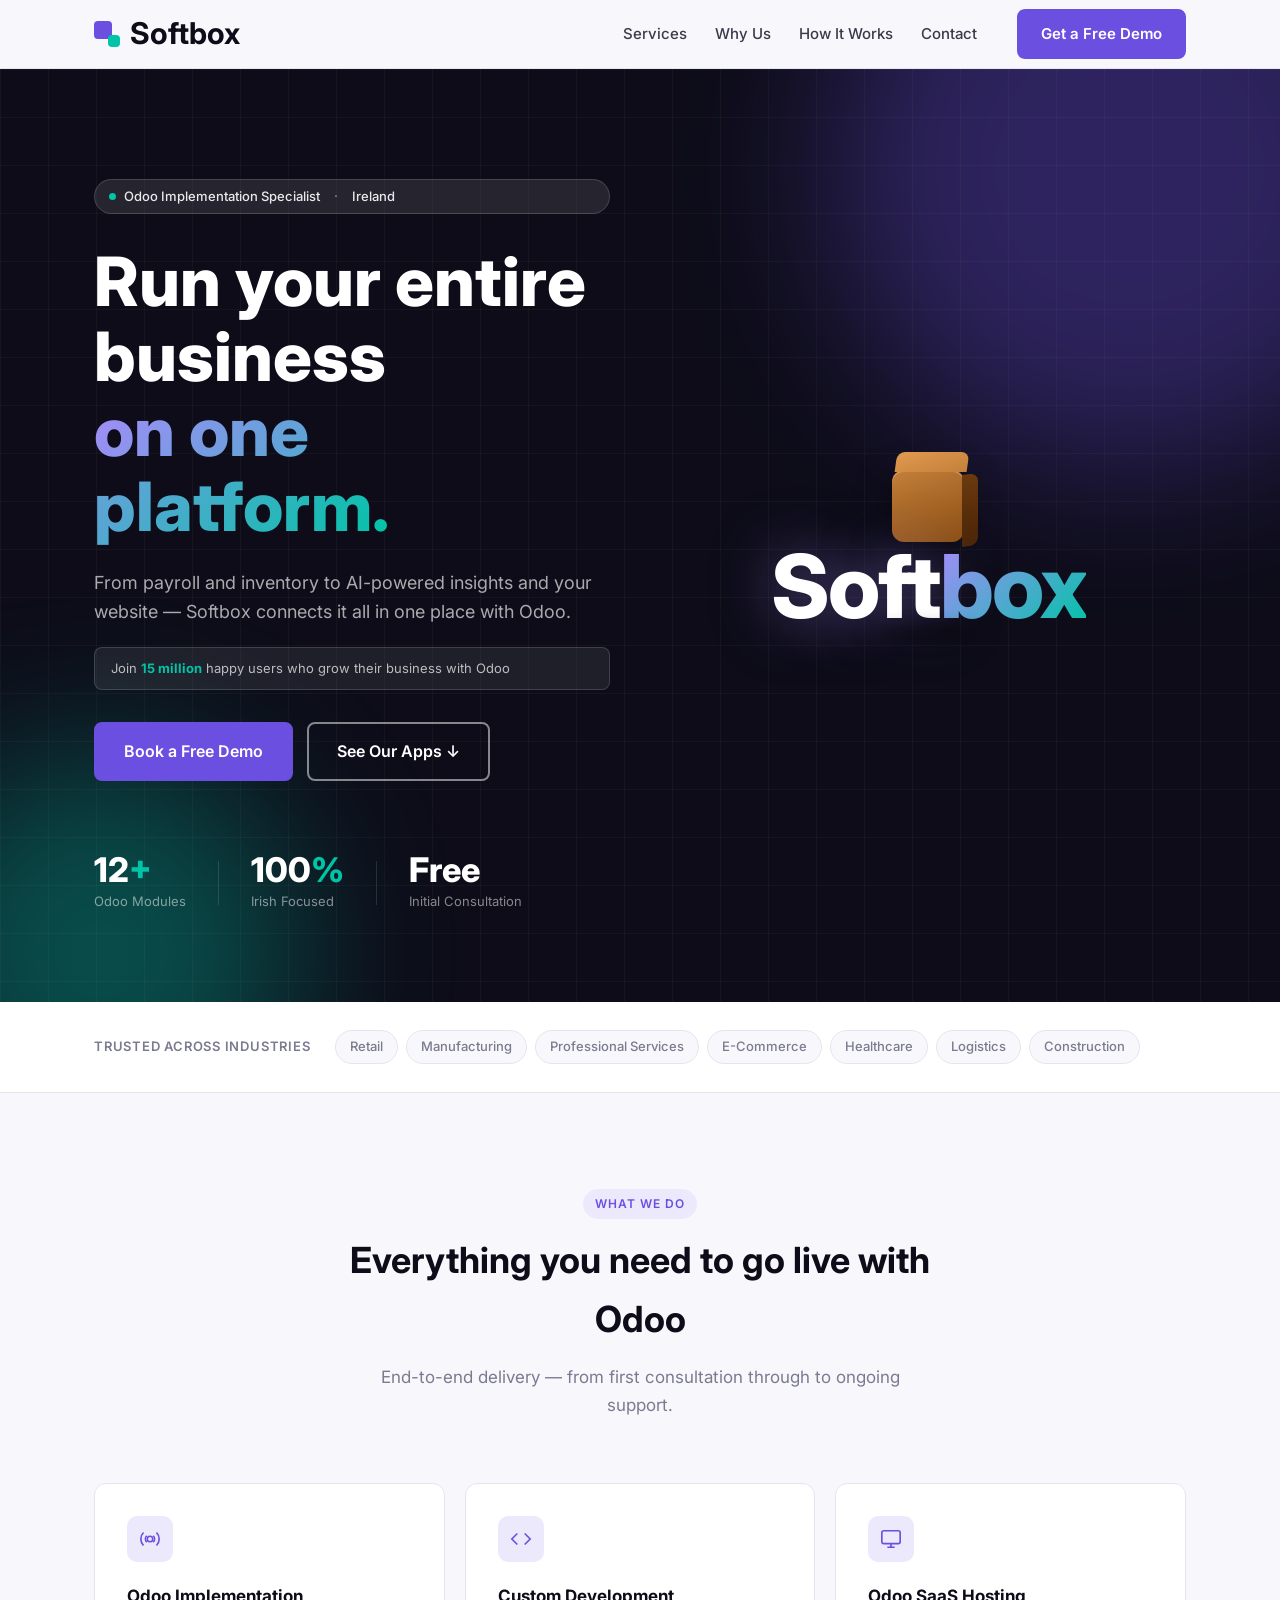
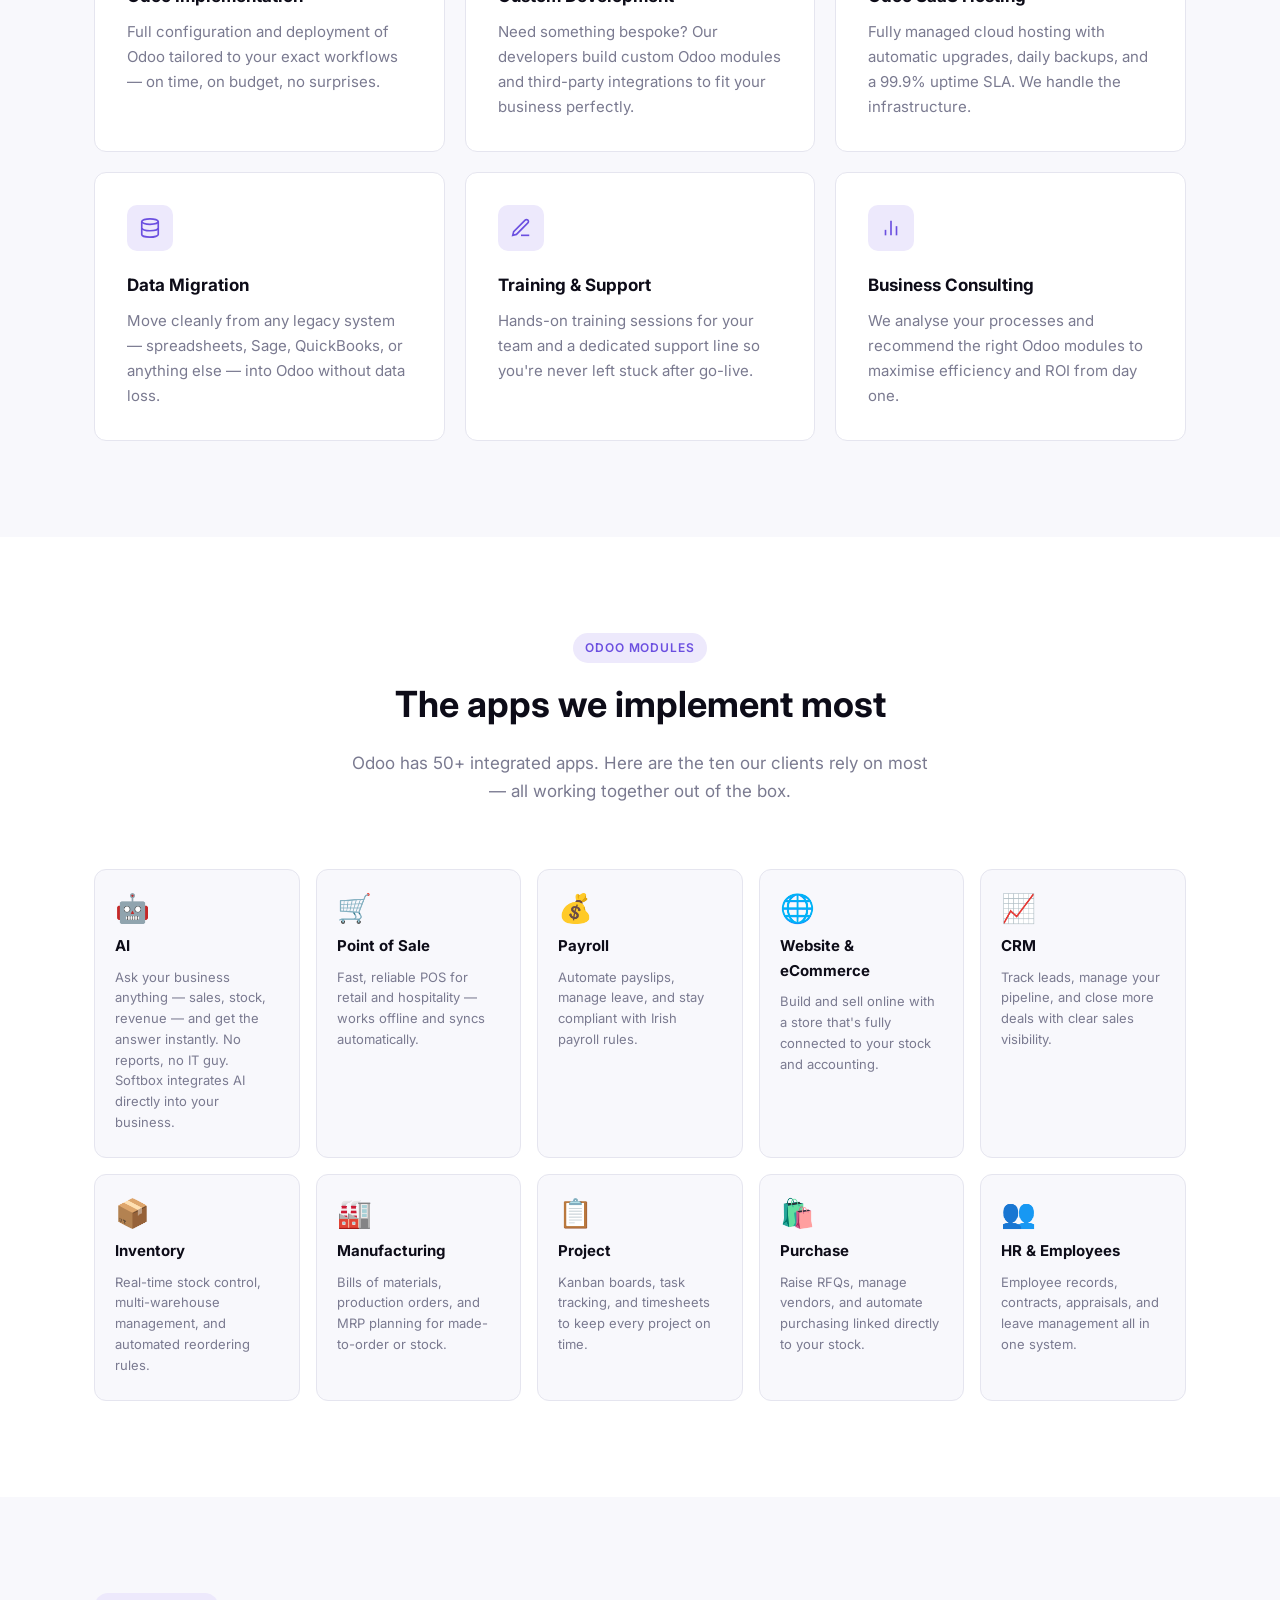
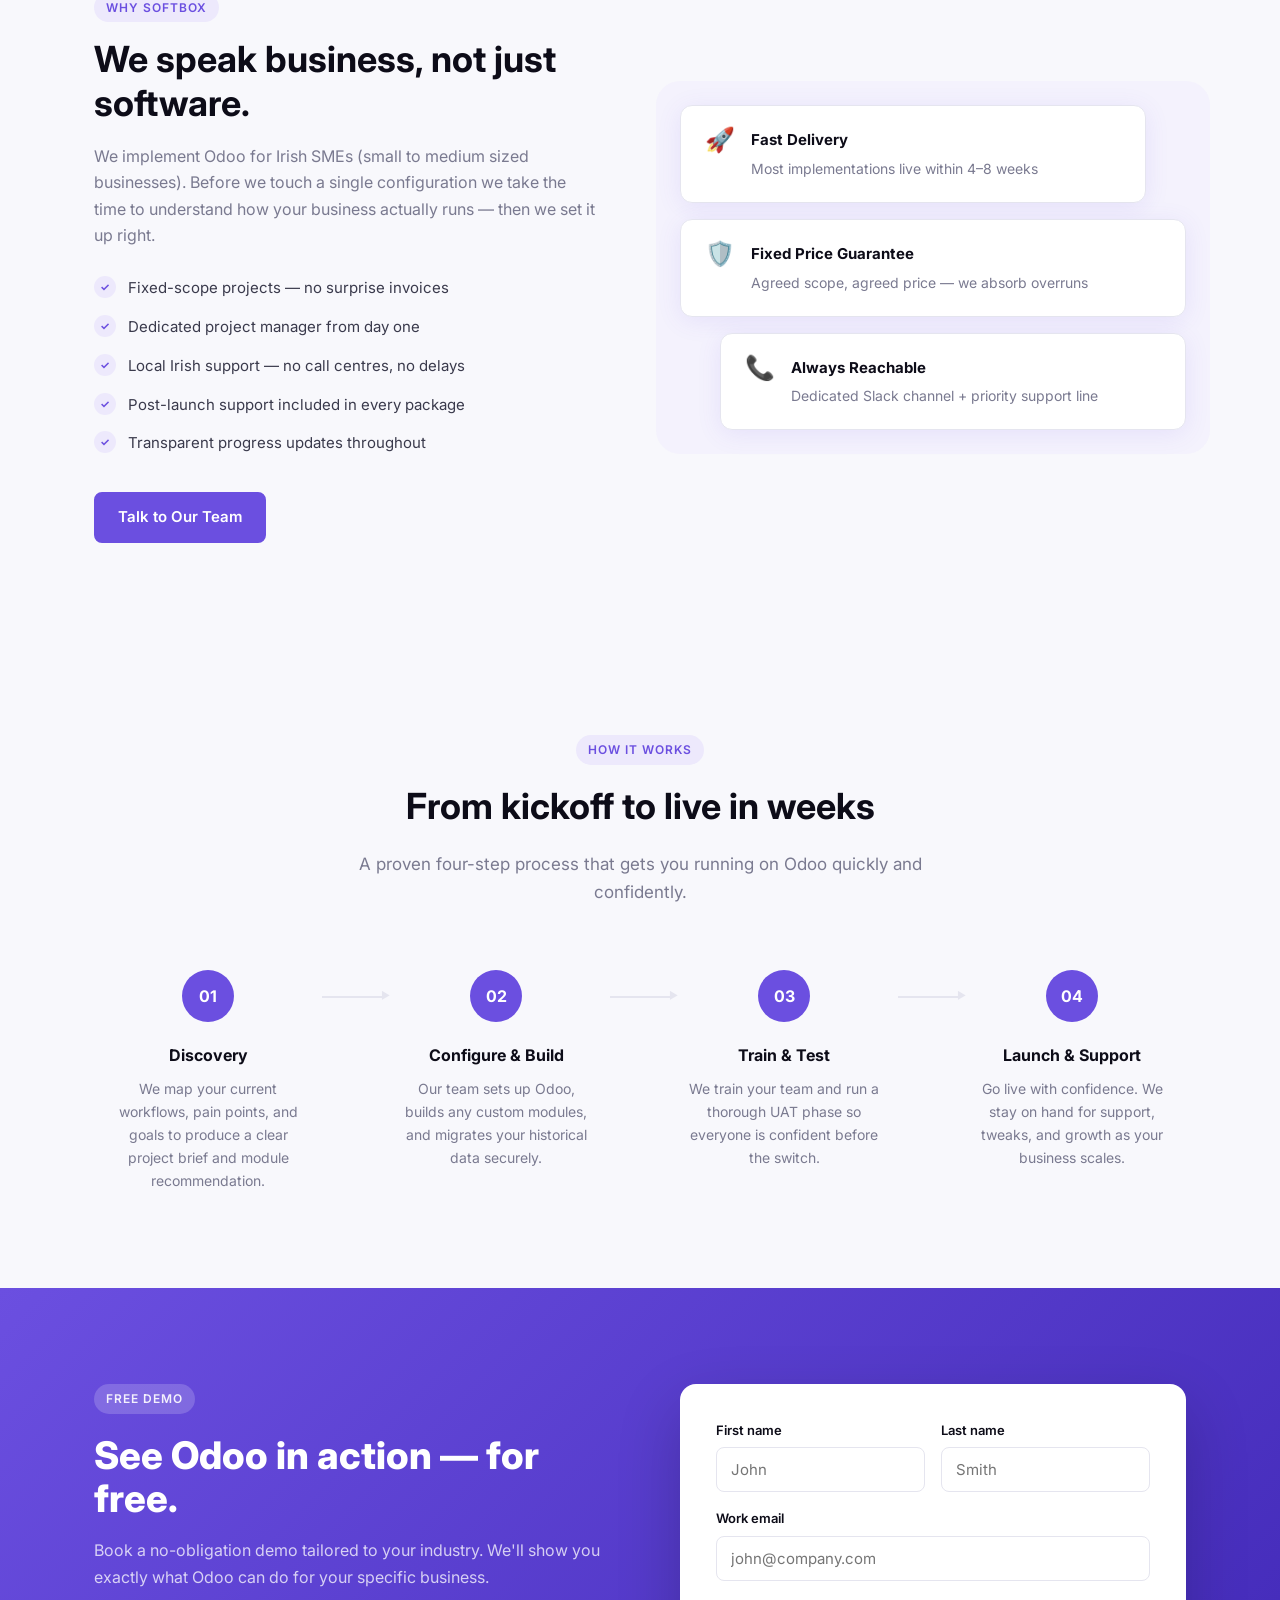
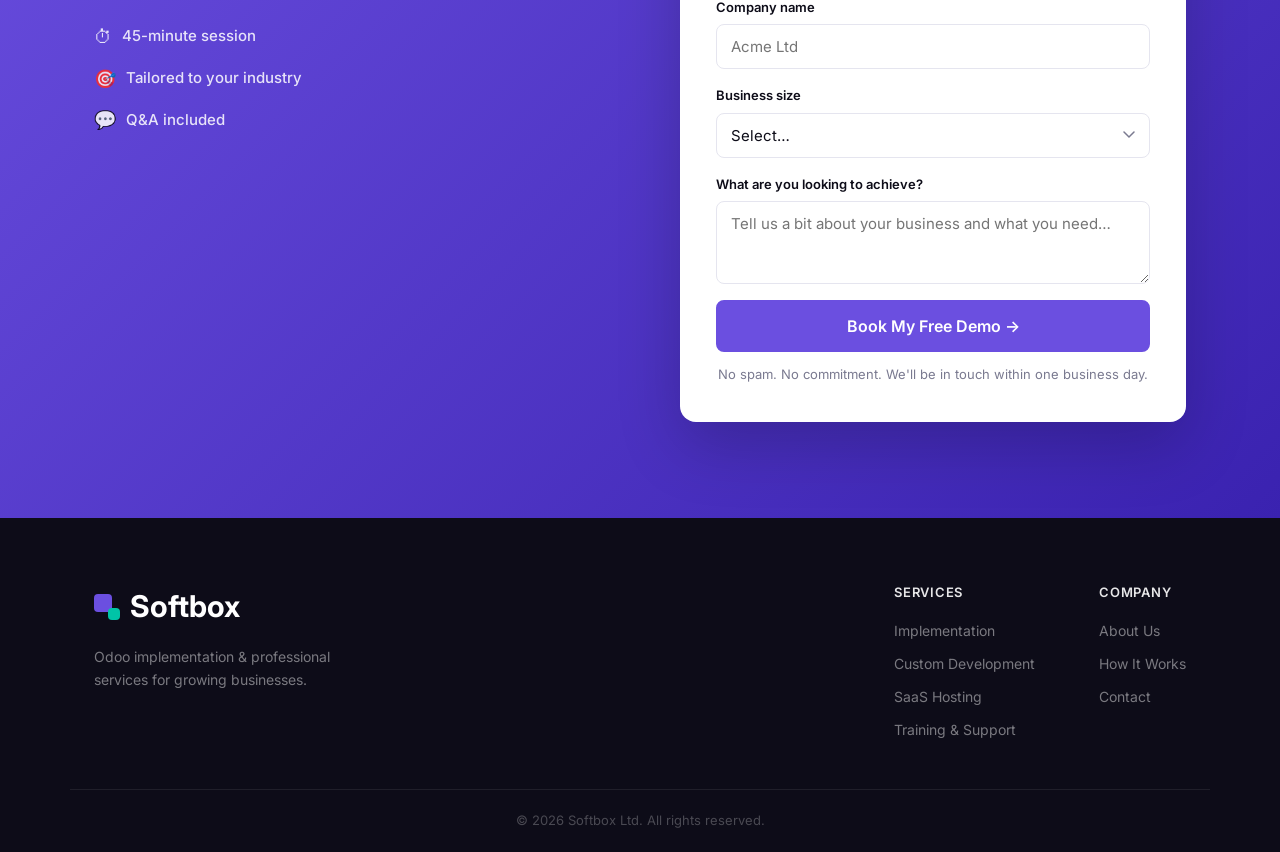
<file: index.html>
<!DOCTYPE html>
<html lang="en">
<head>
  <meta charset="UTF-8" />
  <meta name="viewport" content="width=device-width, initial-scale=1.0" />
  <meta name="description" content="Softbox helps growing businesses implement, customise, and scale with Odoo — the world's most complete business software." />
  <title>Softbox – Odoo Solutions & Professional Services</title>
  <link rel="preconnect" href="https://fonts.googleapis.com" />
  <link rel="preconnect" href="https://fonts.gstatic.com" crossorigin />
  <link href="https://fonts.googleapis.com/css2?family=Inter:wght@300;400;500;600;700;800&display=swap" rel="stylesheet" />
  <link rel="stylesheet" href="style.css" />
</head>
<body>

  <!-- NAV -->
  <header class="nav" id="nav">
    <div class="container nav__inner">
      <a href="#" class="nav__logo">
        <div class="logo-mark">
          <div class="logo-mark__sq logo-mark__sq--a"></div>
          <div class="logo-mark__sq logo-mark__sq--b"></div>
        </div>
        Softbox
      </a>
      <nav class="nav__links" id="navLinks">
        <a href="#services">Services</a>
        <a href="#why">Why Us</a>
        <a href="#process">How It Works</a>
        <a href="#contact">Contact</a>
      </nav>
      <a href="#contact" class="btn btn--primary nav__cta">Get a Free Demo</a>
      <button class="nav__burger" id="burger" aria-label="Toggle menu">
        <span></span><span></span><span></span>
      </button>
    </div>
  </header>

  <!-- HERO -->
  <section class="hero">
    <div class="hero__bg">
      <div class="hero__blob hero__blob--1"></div>
      <div class="hero__blob hero__blob--2"></div>
      <div class="hero__grid"></div>
    </div>
    <div class="container hero__inner">
      <div class="hero__left">
        <div class="hero__pill">
          <span class="hero__pill-dot"></span>
          Odoo Implementation Specialist <span class="hero__pill-sep">·</span> Ireland
        </div>
        <h1 class="hero__h1">
          Run your entire business<br />
          <span class="grad">on one platform.</span>
        </h1>
        <p class="hero__sub">
          From payroll and inventory to AI-powered insights and your website —
          Softbox connects it all in one place with Odoo.
        </p>
        <div class="hero__badge">
          <span class="hero__badge-text">Join <strong>15 million</strong> happy users who grow their business with Odoo</span>
        </div>
        <div class="hero__btns">
          <a href="#contact" class="btn btn--primary btn--lg">Book a Free Demo</a>
          <a href="#apps" class="btn btn--outline btn--lg">See Our Apps ↓</a>
        </div>
        <div class="hero__stats">
          <div class="hstat">
            <div class="hstat__n">12<span>+</span></div>
            <div class="hstat__l">Odoo Modules</div>
          </div>
          <div class="hstat__sep"></div>
          <div class="hstat">
            <div class="hstat__n">100<span>%</span></div>
            <div class="hstat__l">Irish Focused</div>
          </div>
          <div class="hstat__sep"></div>
          <div class="hstat">
            <div class="hstat__n">Free</div>
            <div class="hstat__l">Initial Consultation</div>
          </div>
        </div>
      </div>

      <!-- PIXAR SOFTBOX ANIMATION -->
      <div class="hero__visual" aria-hidden="true">
        <div class="pixar">
          <div class="pixar__stage">
            <div class="pixar__jumper">
              <div class="pixar__cube">
                <div class="pixar__cube-top"></div>
                <div class="pixar__cube-right"></div>
              </div>
            </div>
          </div>
          <div class="pixar__words">
            <span class="pixar__soft">Soft</span><span class="pixar__boxword">box</span>
          </div>
          <div class="pixar__shadow"></div>
        </div>
      </div>
    </div>
  </section>

  <!-- TRUST BAR -->
  <div class="trust">
    <div class="container trust__inner">
      <span class="trust__label">Trusted across industries</span>
      <div class="trust__pills">
        <span>Retail</span>
        <span>Manufacturing</span>
        <span>Professional Services</span>
        <span>E-Commerce</span>
        <span>Healthcare</span>
        <span>Logistics</span>
        <span>Construction</span>
      </div>
    </div>
  </div>

  <!-- SERVICES -->
  <section class="section services" id="services">
    <div class="container">
      <div class="sh">
        <span class="tag">What We Do</span>
        <h2>Everything you need to go live with Odoo</h2>
        <p>End-to-end delivery — from first consultation through to ongoing support.</p>
      </div>
      <div class="svc-grid">

        <div class="svc-card">
          <div class="svc-card__icon">
            <svg viewBox="0 0 24 24" fill="none" stroke="currentColor" stroke-width="1.8"><circle cx="12" cy="12" r="3"/><path d="M19.07 4.93a10 10 0 0 1 0 14.14M4.93 4.93a10 10 0 0 0 0 14.14"/><path d="M15.54 8.46a5 5 0 0 1 0 7.07M8.46 8.46a5 5 0 0 0 0 7.07"/></svg>
          </div>
          <h3>Odoo Implementation</h3>
          <p>Full configuration and deployment of Odoo tailored to your exact workflows — on time, on budget, no surprises.</p>
        </div>

        <div class="svc-card">
          <div class="svc-card__icon">
            <svg viewBox="0 0 24 24" fill="none" stroke="currentColor" stroke-width="1.8"><polyline points="16 18 22 12 16 6"/><polyline points="8 6 2 12 8 18"/></svg>
          </div>
          <h3>Custom Development</h3>
          <p>Need something bespoke? Our developers build custom Odoo modules and third-party integrations to fit your business perfectly.</p>
        </div>

        <div class="svc-card">
          <div class="svc-card__icon">
            <svg viewBox="0 0 24 24" fill="none" stroke="currentColor" stroke-width="1.8"><rect x="2" y="3" width="20" height="14" rx="2"/><path d="M8 21h8M12 17v4"/></svg>
          </div>
          <h3>Odoo SaaS Hosting</h3>
          <p>Fully managed cloud hosting with automatic upgrades, daily backups, and a 99.9% uptime SLA. We handle the infrastructure.</p>
        </div>

        <div class="svc-card">
          <div class="svc-card__icon">
            <svg viewBox="0 0 24 24" fill="none" stroke="currentColor" stroke-width="1.8"><ellipse cx="12" cy="5" rx="9" ry="3"/><path d="M21 12c0 1.66-4 3-9 3s-9-1.34-9-3"/><path d="M3 5v14c0 1.66 4 3 9 3s9-1.34 9-3V5"/></svg>
          </div>
          <h3>Data Migration</h3>
          <p>Move cleanly from any legacy system — spreadsheets, Sage, QuickBooks, or anything else — into Odoo without data loss.</p>
        </div>

        <div class="svc-card">
          <div class="svc-card__icon">
            <svg viewBox="0 0 24 24" fill="none" stroke="currentColor" stroke-width="1.8"><path d="M12 20h9"/><path d="M16.5 3.5a2.121 2.121 0 0 1 3 3L7 19l-4 1 1-4L16.5 3.5z"/></svg>
          </div>
          <h3>Training & Support</h3>
          <p>Hands-on training sessions for your team and a dedicated support line so you're never left stuck after go-live.</p>
        </div>

        <div class="svc-card">
          <div class="svc-card__icon">
            <svg viewBox="0 0 24 24" fill="none" stroke="currentColor" stroke-width="1.8"><line x1="18" y1="20" x2="18" y2="10"/><line x1="12" y1="20" x2="12" y2="4"/><line x1="6" y1="20" x2="6" y2="14"/></svg>
          </div>
          <h3>Business Consulting</h3>
          <p>We analyse your processes and recommend the right Odoo modules to maximise efficiency and ROI from day one.</p>
        </div>

      </div>
    </div>
  </section>

  <!-- ODOO APPS -->
  <section class="section apps" id="apps">
    <div class="container">
      <div class="sh">
        <span class="tag">Odoo Modules</span>
        <h2>The apps we implement most</h2>
        <p>Odoo has 50+ integrated apps. Here are the ten our clients rely on most — all working together out of the box.</p>
      </div>
      <div class="apps-grid">

        <div class="app-card">
          <div class="app-card__icon">🤖</div>
          <h3>AI</h3>
          <p>Ask your business anything — sales, stock, revenue — and get the answer instantly. No reports, no IT guy. Softbox integrates AI directly into your business.</p>
        </div>

        <div class="app-card">
          <div class="app-card__icon">🛒</div>
          <h3>Point of Sale</h3>
          <p>Fast, reliable POS for retail and hospitality — works offline and syncs automatically.</p>
        </div>

        <div class="app-card">
          <div class="app-card__icon">💰</div>
          <h3>Payroll</h3>
          <p>Automate payslips, manage leave, and stay compliant with Irish payroll rules.</p>
        </div>

        <div class="app-card">
          <div class="app-card__icon">🌐</div>
          <h3>Website &amp; eCommerce</h3>
          <p>Build and sell online with a store that's fully connected to your stock and accounting.</p>
        </div>

        <div class="app-card">
          <div class="app-card__icon">📈</div>
          <h3>CRM</h3>
          <p>Track leads, manage your pipeline, and close more deals with clear sales visibility.</p>
        </div>

        <div class="app-card">
          <div class="app-card__icon">📦</div>
          <h3>Inventory</h3>
          <p>Real-time stock control, multi-warehouse management, and automated reordering rules.</p>
        </div>

        <div class="app-card">
          <div class="app-card__icon">🏭</div>
          <h3>Manufacturing</h3>
          <p>Bills of materials, production orders, and MRP planning for made-to-order or stock.</p>
        </div>

        <div class="app-card">
          <div class="app-card__icon">📋</div>
          <h3>Project</h3>
          <p>Kanban boards, task tracking, and timesheets to keep every project on time.</p>
        </div>

        <div class="app-card">
          <div class="app-card__icon">🛍️</div>
          <h3>Purchase</h3>
          <p>Raise RFQs, manage vendors, and automate purchasing linked directly to your stock.</p>
        </div>

        <div class="app-card">
          <div class="app-card__icon">👥</div>
          <h3>HR &amp; Employees</h3>
          <p>Employee records, contracts, appraisals, and leave management all in one system.</p>
        </div>

      </div>
    </div>
  </section>

  <!-- WHY SOFTBOX -->
  <section class="section why" id="why">
    <div class="container why__inner">
      <div class="why__left">
        <span class="tag">Why Softbox</span>
        <h2>We speak business, not just software.</h2>
        <p>We implement Odoo for Irish SMEs (small to medium sized businesses). Before we touch a single configuration we take the time to understand how your business actually runs — then we set it up right.</p>
        <ul class="checklist">
          <li><span class="tick">✓</span> Fixed-scope projects — no surprise invoices</li>
          <li><span class="tick">✓</span> Dedicated project manager from day one</li>
          <li><span class="tick">✓</span> Local Irish support — no call centres, no delays</li>
          <li><span class="tick">✓</span> Post-launch support included in every package</li>
          <li><span class="tick">✓</span> Transparent progress updates throughout</li>
        </ul>
        <a href="#contact" class="btn btn--primary">Talk to Our Team</a>
      </div>
      <div class="why__right">
        <div class="why__card why__card--top">
          <div class="why__card-icon">🚀</div>
          <div>
            <strong>Fast Delivery</strong>
            <p>Most implementations live within 4–8 weeks</p>
          </div>
        </div>
        <div class="why__card why__card--mid">
          <div class="why__card-icon">🛡️</div>
          <div>
            <strong>Fixed Price Guarantee</strong>
            <p>Agreed scope, agreed price — we absorb overruns</p>
          </div>
        </div>
        <div class="why__card why__card--bot">
          <div class="why__card-icon">📞</div>
          <div>
            <strong>Always Reachable</strong>
            <p>Dedicated Slack channel + priority support line</p>
          </div>
        </div>
        <div class="why__deco"></div>
      </div>
    </div>
  </section>

  <!-- PROCESS -->
  <section class="section process" id="process">
    <div class="container">
      <div class="sh">
        <span class="tag">How It Works</span>
        <h2>From kickoff to live in weeks</h2>
        <p>A proven four-step process that gets you running on Odoo quickly and confidently.</p>
      </div>
      <div class="steps">
        <div class="step">
          <div class="step__num">01</div>
          <div class="step__body">
            <h3>Discovery</h3>
            <p>We map your current workflows, pain points, and goals to produce a clear project brief and module recommendation.</p>
          </div>
        </div>
        <div class="step__line"></div>
        <div class="step">
          <div class="step__num">02</div>
          <div class="step__body">
            <h3>Configure & Build</h3>
            <p>Our team sets up Odoo, builds any custom modules, and migrates your historical data securely.</p>
          </div>
        </div>
        <div class="step__line"></div>
        <div class="step">
          <div class="step__num">03</div>
          <div class="step__body">
            <h3>Train & Test</h3>
            <p>We train your team and run a thorough UAT phase so everyone is confident before the switch.</p>
          </div>
        </div>
        <div class="step__line"></div>
        <div class="step">
          <div class="step__num">04</div>
          <div class="step__body">
            <h3>Launch & Support</h3>
            <p>Go live with confidence. We stay on hand for support, tweaks, and growth as your business scales.</p>
          </div>
        </div>
      </div>
    </div>
  </section>

  <!-- CONTACT / CTA -->
  <section class="section contact" id="contact">
    <div class="container contact__inner">
      <div class="contact__left">
        <span class="tag tag--light">Free Demo</span>
        <h2>See Odoo in action — for free.</h2>
        <p>Book a no-obligation demo tailored to your industry. We'll show you exactly what Odoo can do for your specific business.</p>
        <div class="contact__perks">
          <div class="perk"><span>⏱</span> 45-minute session</div>
          <div class="perk"><span>🎯</span> Tailored to your industry</div>
          <div class="perk"><span>💬</span> Q&amp;A included</div>
        </div>
      </div>
      <div class="contact__right">
        <form class="form" action="https://formspree.io/f/xeepwyql" method="POST">
          <div class="form__row">
            <div class="form__group">
              <label for="fname">First name</label>
              <input id="fname" type="text" name="first_name" placeholder="John" required />
            </div>
            <div class="form__group">
              <label for="lname">Last name</label>
              <input id="lname" type="text" name="last_name" placeholder="Smith" required />
            </div>
          </div>
          <div class="form__group">
            <label for="email">Work email</label>
            <input id="email" type="email" name="email" placeholder="john@company.com" required />
          </div>
          <div class="form__group">
            <label for="company">Company name</label>
            <input id="company" type="text" name="company" placeholder="Acme Ltd" required />
          </div>
          <div class="form__group">
            <label for="size">Business size</label>
            <select id="size" name="size">
              <option value="" disabled selected>Select…</option>
              <option>1–10 employees</option>
              <option>11–50 employees</option>
              <option>51–200 employees</option>
              <option>200+ employees</option>
            </select>
          </div>
          <div class="form__group">
            <label for="msg">What are you looking to achieve?</label>
            <textarea id="msg" name="message" rows="3" placeholder="Tell us a bit about your business and what you need…"></textarea>
          </div>
          <button type="submit" class="btn btn--primary btn--lg btn--full">Book My Free Demo →</button>
          <p class="form__note">No spam. No commitment. We'll be in touch within one business day.</p>
        </form>
      </div>
    </div>
  </section>

  <!-- FOOTER -->
  <footer class="footer">
    <div class="container footer__inner">
      <div class="footer__brand">
        <a href="#" class="nav__logo footer__logo">
          <div class="logo-mark">
            <div class="logo-mark__sq logo-mark__sq--a"></div>
            <div class="logo-mark__sq logo-mark__sq--b"></div>
          </div>
          Softbox
        </a>
        <p>Odoo implementation &amp; professional services for growing businesses.</p>
      </div>
      <div class="footer__nav">
        <div class="footer__col">
          <h4>Services</h4>
          <a href="#services">Implementation</a>
          <a href="#services">Custom Development</a>
          <a href="#services">SaaS Hosting</a>
          <a href="#services">Training & Support</a>
        </div>
        <div class="footer__col">
          <h4>Company</h4>
          <a href="#why">About Us</a>
          <a href="#process">How It Works</a>
          <a href="#contact">Contact</a>
        </div>
      </div>
    </div>
    <div class="footer__bar">
      <div class="container">
        <p>&copy; 2026 Softbox Ltd. All rights reserved.</p>
      </div>
    </div>
  </footer>

  <script src="script.js"></script>
</body>
</html>
</file>
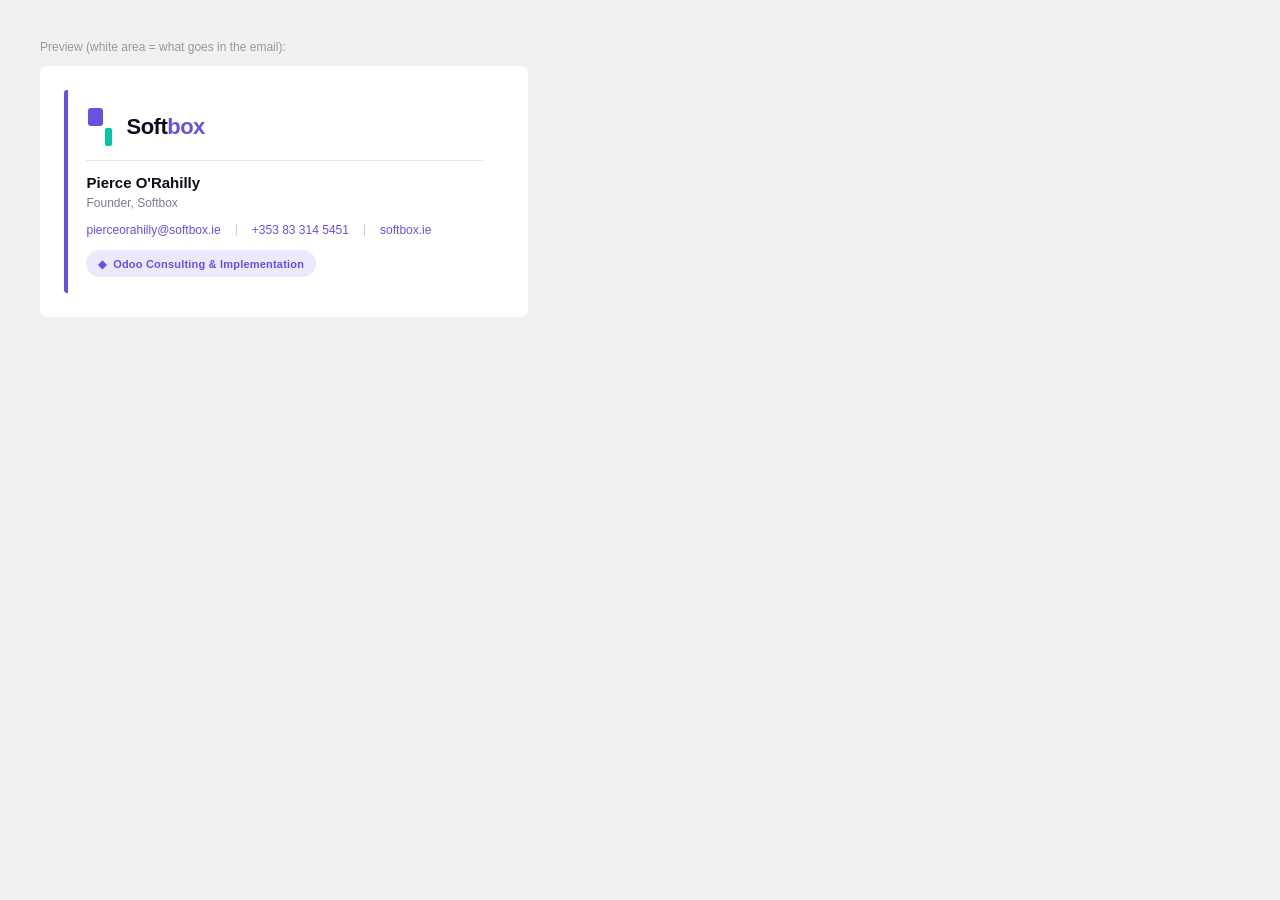
<file: email-signature.html>
<!--
  Softbox Email Signature Banner
  ─────────────────────────────────────────────────────
  HOW TO USE
  1. Open this file in a browser to preview.
  2. Copy everything between the COPY START / COPY END comments.
  3. Paste into your email client's HTML signature editor
     (Gmail → Settings → Signature → "Insert image / HTML").
  4. Replace "Your Name", "Your Role", and the email/phone fields.
  ─────────────────────────────────────────────────────
  All styles are inline — required for email client compatibility.
-->
<!DOCTYPE html>
<html lang="en">
<head>
  <meta charset="UTF-8" />
  <title>Softbox Email Signature</title>
  <style>
    body { margin: 40px; background: #f0f0f0; font-family: Arial, sans-serif; }
    .preview-label { font-size: 12px; color: #999; margin-bottom: 12px; }
    .preview-wrap { background: #ffffff; display: inline-block; padding: 24px; border-radius: 8px; }
  </style>
</head>
<body>
  <p class="preview-label">Preview (white area = what goes in the email):</p>
  <div class="preview-wrap">

  <!-- ══════════════ COPY START ══════════════ -->
  <table cellpadding="0" cellspacing="0" border="0" width="440"
         style="border-collapse:collapse;font-family:Arial,Helvetica,sans-serif;max-width:440px;">
    <tr>

      <!-- Left colour bar -->
      <td width="4" style="width:4px;background:#6B4FE0;border-radius:3px 0 0 3px;">&nbsp;</td>

      <td style="padding:16px 20px 16px 18px;">

        <!-- ── Logo + wordmark ── -->
        <table cellpadding="0" cellspacing="0" border="0" style="border-collapse:collapse;margin-bottom:12px;">
          <tr>

            <!-- Logo mark: big purple square + small teal square offset -->
            <td width="30" style="width:30px;vertical-align:middle;padding-right:10px;">
              <table cellpadding="0" cellspacing="0" border="0"
                     style="border-collapse:separate;border-spacing:2px;width:28px;">
                <tr>
                  <td width="17" height="17"
                      style="width:17px;height:17px;background:#6B4FE0;border-radius:3px;font-size:0;line-height:0;">&nbsp;</td>
                  <td width="9" height="17" style="width:9px;height:17px;">&nbsp;</td>
                </tr>
                <tr>
                  <td width="17" height="9" style="width:17px;height:9px;">&nbsp;</td>
                  <td width="9" height="9"
                      style="width:9px;height:9px;background:#00C4A7;border-radius:2px;font-size:0;line-height:0;">&nbsp;</td>
                </tr>
              </table>
            </td>

            <!-- Wordmark -->
            <td style="vertical-align:middle;">
              <span style="font-size:22px;font-weight:700;color:#0d0c18;letter-spacing:-0.5px;line-height:1;">
                Soft<span style="color:#6B4FE0;">box</span>
              </span>
            </td>

          </tr>
        </table>

        <!-- ── Hairline divider ── -->
        <table cellpadding="0" cellspacing="0" border="0" width="100%"
               style="border-collapse:collapse;margin-bottom:12px;">
          <tr>
            <td height="1" style="height:1px;background:#e5e5ef;font-size:0;line-height:0;">&nbsp;</td>
          </tr>
        </table>

        <!-- ── Name & role ── -->
        <table cellpadding="0" cellspacing="0" border="0" style="border-collapse:collapse;margin-bottom:10px;">
          <tr>
            <td>
              <span style="display:block;font-size:15px;font-weight:700;color:#0d0c18;line-height:1.3;">
                Pierce O'Rahilly
              </span>
              <span style="display:block;font-size:12px;color:#7a7a90;margin-top:3px;">
                Founder, Softbox
              </span>
            </td>
          </tr>
        </table>

        <!-- ── Contact links ── -->
        <table cellpadding="0" cellspacing="0" border="0" style="border-collapse:collapse;margin-bottom:12px;">
          <tr>
            <td style="padding-right:14px;">
              <a href="mailto:pierceorahilly@softbox.ie"
                 style="font-size:12px;color:#6B4FE0;text-decoration:none;">pierceorahilly@softbox.ie</a>
            </td>
            <td style="padding-right:14px;font-size:12px;color:#c8c8d8;">|</td>
            <td style="padding-right:14px;">
              <a href="tel:+353833145451"
                 style="font-size:12px;color:#6B4FE0;text-decoration:none;">+353 83 314 5451</a>
            </td>
            <td style="padding-right:14px;font-size:12px;color:#c8c8d8;">|</td>
            <td>
              <a href="https://softbox.ie"
                 style="font-size:12px;color:#6B4FE0;text-decoration:none;">softbox.ie</a>
            </td>
          </tr>
        </table>

        <!-- ── Tagline badge ── -->
        <table cellpadding="0" cellspacing="0" border="0" style="border-collapse:collapse;">
          <tr>
            <td style="background:#ede9fc;border-radius:20px;padding:4px 12px 5px;">
              <span style="font-size:11px;font-weight:600;color:#6B4FE0;letter-spacing:0.2px;">
                &#9670;&nbsp; Odoo Consulting &amp; Implementation
              </span>
            </td>
          </tr>
        </table>

      </td>
    </tr>
  </table>
  <!-- ══════════════ COPY END ══════════════ -->

  </div>
</body>
</html>
</file>
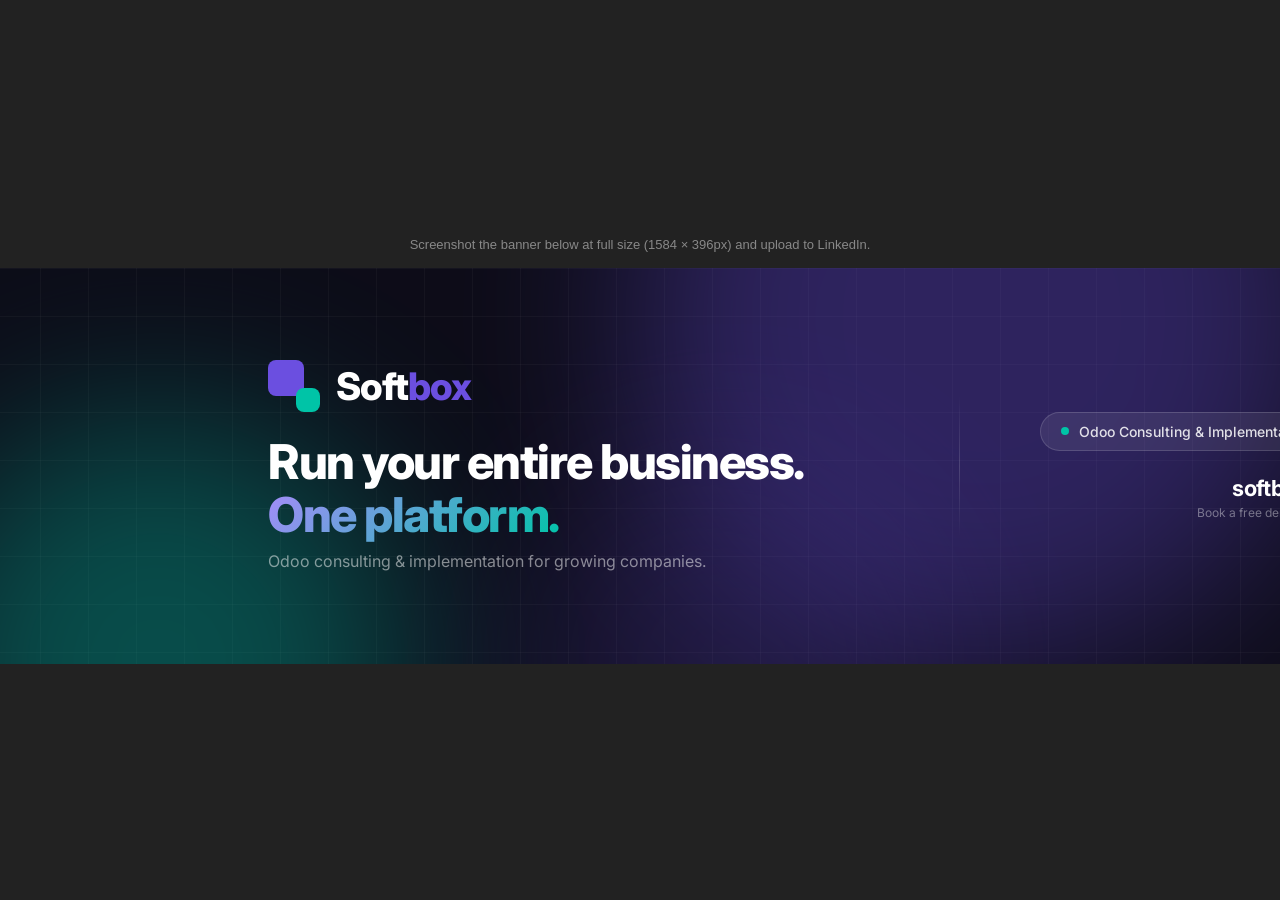
<file: linkedin-banner.html>
<!DOCTYPE html>
<html lang="en">
<head>
  <meta charset="UTF-8" />
  <title>Softbox – LinkedIn Banner</title>
  <style>
    * { margin: 0; padding: 0; box-sizing: border-box; }
    body { background: #222; display: flex; flex-direction: column; align-items: center; justify-content: center; min-height: 100vh; font-family: 'Inter', Arial, sans-serif; }

    .hint {
      color: #888;
      font-size: 13px;
      margin-bottom: 16px;
      font-family: Arial, sans-serif;
    }

    /* ── Banner canvas: exactly 1584×396 ── */
    .banner {
      width: 1584px;
      height: 396px;
      position: relative;
      overflow: hidden;
      background: #0d0c18;
      font-family: 'Inter', Arial, sans-serif;
    }

    /* Grid overlay */
    .banner__grid {
      position: absolute;
      inset: 0;
      background-image:
        linear-gradient(rgba(255,255,255,.03) 1px, transparent 1px),
        linear-gradient(90deg, rgba(255,255,255,.03) 1px, transparent 1px);
      background-size: 48px 48px;
    }

    /* Blobs */
    .blob {
      position: absolute;
      border-radius: 50%;
      filter: blur(90px);
      opacity: .35;
    }
    .blob--purple {
      width: 700px; height: 700px;
      background: #6B4FE0;
      top: -300px; right: 100px;
    }
    .blob--teal {
      width: 500px; height: 500px;
      background: #00C4A7;
      bottom: -250px; left: 60px;
    }
    .blob--purple2 {
      width: 400px; height: 400px;
      background: #6B4FE0;
      bottom: -200px; right: 500px;
      opacity: .18;
    }

    /* Content — shifted right to stay clear of the LinkedIn profile pic (bottom-left) */
    .banner__inner {
      position: relative;
      z-index: 1;
      height: 100%;
      display: flex;
      align-items: center;
      justify-content: center;
      /* Push content into the safe right zone */
      padding: 0 100px 0 420px;
      gap: 80px;
    }

    /* Center column: logo + headline */
    .banner__left {
      display: flex;
      flex-direction: column;
      gap: 24px;
      flex: 1;
    }

    /* Logo mark */
    .logo {
      display: flex;
      align-items: center;
      gap: 16px;
    }
    .logo-mark {
      width: 52px;
      height: 52px;
      position: relative;
      flex-shrink: 0;
    }
    .logo-mark__sq {
      position: absolute;
      border-radius: 8px;
    }
    .logo-mark__sq--a {
      width: 36px; height: 36px;
      background: #6B4FE0;
      top: 0; left: 0;
    }
    .logo-mark__sq--b {
      width: 24px; height: 24px;
      background: #00C4A7;
      bottom: 0; right: 0;
    }
    .logo-word {
      font-size: 38px;
      font-weight: 800;
      color: #ffffff;
      letter-spacing: -1px;
      line-height: 1;
    }
    .logo-word span { color: #6B4FE0; }

    /* Headline */
    .headline {
      display: flex;
      flex-direction: column;
      gap: 6px;
    }
    .headline__main {
      font-size: 48px;
      font-weight: 800;
      color: #ffffff;
      letter-spacing: -1.5px;
      line-height: 1.1;
    }
    .headline__grad {
      background: linear-gradient(135deg, #a78bfa, #00C4A7);
      -webkit-background-clip: text;
      -webkit-text-fill-color: transparent;
      background-clip: text;
    }
    .headline__sub {
      font-size: 16px;
      font-weight: 400;
      color: rgba(255,255,255,.5);
      margin-top: 4px;
    }

    /* Right: pill + CTA */
    .banner__right {
      display: flex;
      flex-direction: column;
      align-items: flex-end;
      gap: 24px;
      flex-shrink: 0;
    }

    .pill {
      display: inline-flex;
      align-items: center;
      gap: 10px;
      background: rgba(255,255,255,.08);
      border: 1px solid rgba(255,255,255,.14);
      color: rgba(255,255,255,.85);
      font-size: 14px;
      font-weight: 500;
      padding: 10px 20px;
      border-radius: 999px;
      white-space: nowrap;
    }
    .pill-dot {
      width: 8px; height: 8px;
      border-radius: 50%;
      background: #00C4A7;
      flex-shrink: 0;
    }

    .cta-box {
      text-align: right;
    }
    .cta-url {
      font-size: 22px;
      font-weight: 700;
      color: #ffffff;
      letter-spacing: -0.3px;
    }
    .cta-label {
      font-size: 12px;
      color: rgba(255,255,255,.4);
      margin-top: 4px;
    }

    /* Vertical divider */
    .divider {
      width: 1px;
      height: 140px;
      background: linear-gradient(180deg, transparent, rgba(255,255,255,.15), transparent);
      flex-shrink: 0;
    }
  </style>
  <link rel="preconnect" href="https://fonts.googleapis.com" />
  <link href="https://fonts.googleapis.com/css2?family=Inter:wght@400;500;700;800&display=swap" rel="stylesheet" />
</head>
<body>

  <p class="hint">Screenshot the banner below at full size (1584 × 396px) and upload to LinkedIn.</p>

  <div class="banner">
    <div class="banner__grid"></div>
    <div class="blob blob--purple"></div>
    <div class="blob blob--teal"></div>
    <div class="blob blob--purple2"></div>

    <div class="banner__inner">

      <!-- Left -->
      <div class="banner__left">
        <div class="logo">
          <div class="logo-mark">
            <div class="logo-mark__sq logo-mark__sq--a"></div>
            <div class="logo-mark__sq logo-mark__sq--b"></div>
          </div>
          <div class="logo-word">Soft<span>box</span></div>
        </div>
        <div class="headline">
          <div class="headline__main">
            Run your entire business.<br />
            <span class="headline__grad">One platform.</span>
          </div>
          <div class="headline__sub">Odoo consulting &amp; implementation for growing companies.</div>
        </div>
      </div>

      <!-- Divider -->
      <div class="divider"></div>

      <!-- Right -->
      <div class="banner__right">
        <div class="pill">
          <span class="pill-dot"></span>
          Odoo Consulting &amp; Implementation
        </div>
        <div class="cta-box">
          <div class="cta-url">softbox.ie</div>
          <div class="cta-label">Book a free demo today</div>
        </div>
      </div>

    </div>
  </div>

</body>
</html>
</file>
<file: style.css>
/* ============================================================
   SOFTBOX – STYLESHEET
   ============================================================ */

*, *::before, *::after { box-sizing: border-box; margin: 0; padding: 0; }

:root {
  --brand:        #6B4FE0;
  --brand-dark:   #4f35c2;
  --brand-light:  #ede9fc;
  --accent:       #00C4A7;
  --dark:         #0d0c18;
  --body:         #3a3a4c;
  --muted:        #7a7a90;
  --border:       #e5e5ef;
  --bg:           #f8f8fc;
  --white:        #ffffff;
  --r:            12px;
  --shadow:       0 4px 24px rgba(107,79,224,.10);
  --shadow-lg:    0 12px 48px rgba(107,79,224,.16);
  --font:         'Inter', system-ui, sans-serif;
}

html  { scroll-behavior: smooth; }
body  { font-family: var(--font); color: var(--body); background: var(--bg); line-height: 1.65; }
img   { display: block; max-width: 100%; }
a     { text-decoration: none; }

/* ---- LAYOUT ---- */
.container { max-width: 1140px; margin: 0 auto; padding: 0 24px; }
.section   { padding: 96px 0; }
.sh        { text-align: center; max-width: 580px; margin: 0 auto 64px; }
.sh h2     { font-size: clamp(26px, 3.5vw, 36px); font-weight: 700; color: var(--dark); margin: 12px 0 14px; }
.sh p      { color: var(--muted); font-size: 17px; }

/* ---- TAGS ---- */
.tag {
  display: inline-block;
  background: var(--brand-light);
  color: var(--brand);
  font-size: 12px;
  font-weight: 600;
  letter-spacing: .08em;
  text-transform: uppercase;
  padding: 5px 12px;
  border-radius: 100px;
}
.tag--light {
  background: rgba(255,255,255,.18);
  color: rgba(255,255,255,.9);
}

/* ---- BUTTONS ---- */
.btn {
  display: inline-flex;
  align-items: center;
  justify-content: center;
  padding: 11px 22px;
  border-radius: 8px;
  font-family: var(--font);
  font-size: 15px;
  font-weight: 600;
  cursor: pointer;
  border: 2px solid transparent;
  transition: all .18s ease;
  white-space: nowrap;
}
.btn--primary {
  background: var(--brand);
  color: var(--white);
  border-color: var(--brand);
}
.btn--primary:hover {
  background: var(--brand-dark);
  border-color: var(--brand-dark);
  transform: translateY(-2px);
  box-shadow: var(--shadow);
}
.btn--outline {
  background: transparent;
  color: var(--white);
  border-color: rgba(255,255,255,.5);
}
.btn--outline:hover {
  background: rgba(255,255,255,.1);
  border-color: rgba(255,255,255,.9);
}
.btn--lg   { padding: 14px 28px; font-size: 16px; }
.btn--full { width: 100%; }

/* ---- LOGO MARK ---- */
.logo-mark {
  width: 26px;
  height: 26px;
  position: relative;
  flex-shrink: 0;
}
.logo-mark__sq {
  position: absolute;
  border-radius: 4px;
}
.logo-mark__sq--a {
  width: 18px;
  height: 18px;
  background: var(--brand);
  top: 0;
  left: 0;
}
.logo-mark__sq--b {
  width: 12px;
  height: 12px;
  background: var(--accent);
  bottom: 0;
  right: 0;
}

/* ============================================================
   NAV
   ============================================================ */
.nav {
  position: sticky;
  top: 0;
  z-index: 200;
  background: rgba(248,248,252,.92);
  backdrop-filter: blur(14px);
  border-bottom: 1px solid var(--border);
  transition: box-shadow .2s;
}
.nav.scrolled { box-shadow: 0 2px 16px rgba(0,0,0,.07); }

.nav__inner {
  display: flex;
  align-items: center;
  height: 68px;
  gap: 32px;
}
@keyframes logoIn {
  0%   { opacity: 0; transform: translateY(20px) scale(0.8); letter-spacing: .3em; }
  100% { opacity: 1; transform: translateY(0) scale(1);    letter-spacing: normal; }
}

.nav__logo {
  display: flex;
  align-items: center;
  gap: 10px;
  font-size: 30px;
  font-weight: 700;
  color: var(--dark);
  flex-shrink: 0;
  animation: logoIn 1.2s cubic-bezier(.16,1,.3,1) both;
}
.nav__links {
  display: flex;
  gap: 28px;
  margin-left: auto;
}
.nav__links a {
  color: var(--body);
  font-size: 15px;
  font-weight: 500;
  transition: color .15s;
}
.nav__links a:hover { color: var(--brand); }
.nav__cta { margin-left: 8px; flex-shrink: 0; }

/* Burger */
.nav__burger {
  display: none;
  flex-direction: column;
  justify-content: space-between;
  width: 26px;
  height: 18px;
  background: none;
  border: none;
  cursor: pointer;
  margin-left: auto;
}
.nav__burger span {
  display: block;
  height: 2px;
  background: var(--dark);
  border-radius: 2px;
  transition: all .25s;
}
.nav__burger.open span:nth-child(1) { transform: translateY(8px) rotate(45deg); }
.nav__burger.open span:nth-child(2) { opacity: 0; }
.nav__burger.open span:nth-child(3) { transform: translateY(-8px) rotate(-45deg); }

/* ============================================================
   HERO
   ============================================================ */
.hero {
  position: relative;
  padding: 110px 0 90px;
  overflow: hidden;
  background: var(--dark);
  color: var(--white);
}

.hero__bg {
  position: absolute;
  inset: 0;
  pointer-events: none;
  overflow: hidden;
}
.hero__blob {
  position: absolute;
  border-radius: 50%;
  filter: blur(80px);
  opacity: .35;
}
.hero__blob--1 {
  width: 600px;
  height: 600px;
  background: var(--brand);
  top: -200px;
  right: -150px;
}
.hero__blob--2 {
  width: 400px;
  height: 400px;
  background: var(--accent);
  bottom: -150px;
  left: -100px;
}
.hero__grid {
  position: absolute;
  inset: 0;
  background-image:
    linear-gradient(rgba(255,255,255,.03) 1px, transparent 1px),
    linear-gradient(90deg, rgba(255,255,255,.03) 1px, transparent 1px);
  background-size: 48px 48px;
}

.hero__inner {
  position: relative;
  z-index: 1;
  display: grid;
  grid-template-columns: 1fr 1fr;
  align-items: center;
  gap: 60px;
}

.hero__left { display: flex; flex-direction: column; }

.hero__pill {
  display: inline-flex;
  align-items: center;
  gap: 8px;
  background: rgba(255,255,255,.10);
  border: 1px solid rgba(255,255,255,.15);
  color: rgba(255,255,255,.90);
  font-size: 13px;
  font-weight: 500;
  padding: 6px 14px;
  border-radius: 100px;
  margin-bottom: 30px;
}
.hero__pill-dot {
  width: 7px;
  height: 7px;
  background: var(--accent);
  border-radius: 50%;
  flex-shrink: 0;
}

.hero__h1 {
  font-size: clamp(38px, 6vw, 68px);
  font-weight: 800;
  line-height: 1.1;
  color: var(--white);
  max-width: 740px;
  margin-bottom: 24px;
}
.grad {
  background: linear-gradient(135deg, #a78bfa, var(--accent));
  -webkit-background-clip: text;
  -webkit-text-fill-color: transparent;
  background-clip: text;
}
.hero__pill-sep {
  margin: 0 6px;
  opacity: .5;
}
.hero__sub {
  font-size: 18px;
  color: rgba(255,255,255,.65);
  max-width: 520px;
  margin-bottom: 20px;
}
.hero__badge {
  display: inline-flex;
  align-items: center;
  gap: 10px;
  background: rgba(255,255,255,.08);
  border: 1px solid rgba(255,255,255,.15);
  border-radius: 8px;
  padding: 10px 16px;
  margin-bottom: 32px;
}
.hero__badge-text {
  font-size: 13px;
  color: rgba(255,255,255,.7);
}
.hero__badge-text strong {
  color: var(--accent);
  font-weight: 700;
}
.hero__btns {
  display: flex;
  gap: 14px;
  flex-wrap: wrap;
  margin-bottom: 72px;
}
.hero__stats {
  display: flex;
  align-items: center;
  gap: 32px;
  flex-wrap: wrap;
}
.hstat__n {
  font-size: 34px;
  font-weight: 800;
  color: var(--white);
  line-height: 1;
}
.hstat__n span { color: var(--accent); }
.hstat__l { font-size: 13px; color: rgba(255,255,255,.50); margin-top: 4px; }
.hstat__sep { width: 1px; height: 44px; background: rgba(255,255,255,.12); }

/* ============================================================
   TRUST BAR
   ============================================================ */
.trust {
  background: var(--white);
  border-bottom: 1px solid var(--border);
  padding: 28px 0;
}
.trust__inner {
  display: flex;
  align-items: center;
  gap: 24px;
  flex-wrap: wrap;
}
.trust__label {
  font-size: 13px;
  font-weight: 600;
  color: var(--muted);
  text-transform: uppercase;
  letter-spacing: .06em;
  flex-shrink: 0;
}
.trust__pills {
  display: flex;
  gap: 8px;
  flex-wrap: wrap;
}
.trust__pills span {
  background: var(--bg);
  border: 1px solid var(--border);
  border-radius: 100px;
  padding: 5px 14px;
  font-size: 13px;
  font-weight: 500;
  color: var(--muted);
}

/* ============================================================
   SERVICES
   ============================================================ */
.services { background: var(--bg); }

.svc-grid {
  display: grid;
  grid-template-columns: repeat(auto-fit, minmax(320px, 1fr));
  gap: 20px;
}

.svc-card {
  background: var(--white);
  border: 1px solid var(--border);
  border-radius: var(--r);
  padding: 32px;
  transition: box-shadow .2s, transform .2s, border-color .2s;
}
.svc-card:hover {
  box-shadow: var(--shadow-lg);
  transform: translateY(-4px);
  border-color: var(--brand-light);
}
.svc-card__icon {
  width: 46px;
  height: 46px;
  background: var(--brand-light);
  border-radius: 10px;
  display: flex;
  align-items: center;
  justify-content: center;
  margin-bottom: 20px;
  color: var(--brand);
}
.svc-card__icon svg { width: 22px; height: 22px; }
.svc-card h3 { font-size: 17px; font-weight: 700; color: var(--dark); margin-bottom: 10px; }
.svc-card p  { color: var(--muted); font-size: 15px; line-height: 1.65; }

/* ============================================================
   ODOO APPS
   ============================================================ */
.apps { background: var(--white); }

.apps-grid {
  display: grid;
  grid-template-columns: repeat(auto-fill, minmax(200px, 1fr));
  gap: 16px;
}

.app-card {
  background: var(--bg);
  border: 1px solid var(--border);
  border-radius: var(--r);
  padding: 24px 20px;
  transition: box-shadow .2s, transform .2s, border-color .2s;
}
.app-card:hover {
  box-shadow: var(--shadow);
  transform: translateY(-3px);
  border-color: var(--brand-light);
}
.app-card__icon {
  font-size: 28px;
  margin-bottom: 12px;
  line-height: 1;
}
.app-card h3 { font-size: 15px; font-weight: 700; color: var(--dark); margin-bottom: 8px; }
.app-card p  { color: var(--muted); font-size: 13px; line-height: 1.6; }
/* ============================================================
   WHY SOFTBOX
   ============================================================ */
.why { background: var(--bg); }

.why__inner {
  display: grid;
  grid-template-columns: 1fr 1fr;
  gap: 80px;
  align-items: center;
}
.why__left .tag    { margin-bottom: 16px; }
.why__left h2      { font-size: clamp(26px, 3.5vw, 36px); font-weight: 700; color: var(--dark); margin-bottom: 18px; line-height: 1.2; }
.why__left > p     { color: var(--muted); font-size: 16px; margin-bottom: 28px; }

.checklist { list-style: none; display: flex; flex-direction: column; gap: 14px; margin-bottom: 36px; }
.checklist li { display: flex; align-items: flex-start; gap: 12px; font-size: 15px; color: var(--body); }
.tick {
  display: inline-flex;
  align-items: center;
  justify-content: center;
  width: 22px;
  height: 22px;
  background: var(--brand-light);
  color: var(--brand);
  border-radius: 50%;
  font-size: 11px;
  font-weight: 700;
  flex-shrink: 0;
}

.why__right {
  position: relative;
  display: flex;
  flex-direction: column;
  gap: 16px;
}
.why__deco {
  position: absolute;
  inset: -24px;
  background: var(--brand-light);
  border-radius: 24px;
  z-index: 0;
  opacity: .4;
}
.why__card {
  position: relative;
  z-index: 1;
  background: var(--white);
  border: 1px solid var(--border);
  border-radius: var(--r);
  padding: 22px 24px;
  display: flex;
  align-items: flex-start;
  gap: 16px;
  box-shadow: var(--shadow);
}
.why__card--top { margin-right: 40px; }
.why__card--bot { margin-left: 40px; }
.why__card-icon { font-size: 24px; flex-shrink: 0; line-height: 1; }
.why__card strong { display: block; font-size: 15px; font-weight: 700; color: var(--dark); margin-bottom: 4px; }
.why__card p { font-size: 14px; color: var(--muted); }

/* ============================================================
   PROCESS
   ============================================================ */
.process { background: var(--bg); }

.steps {
  display: flex;
  align-items: flex-start;
  gap: 0;
}
.step {
  flex: 1;
  display: flex;
  flex-direction: column;
  align-items: center;
  text-align: center;
  padding: 0 16px;
}
.step__num {
  width: 52px;
  height: 52px;
  border-radius: 50%;
  background: var(--brand);
  color: var(--white);
  font-size: 16px;
  font-weight: 700;
  display: flex;
  align-items: center;
  justify-content: center;
  margin-bottom: 20px;
  flex-shrink: 0;
}
.step__body h3 { font-size: 16px; font-weight: 700; color: var(--dark); margin-bottom: 8px; }
.step__body p  { font-size: 14px; color: var(--muted); }
.step__line {
  flex: 0 0 auto;
  height: 2px;
  width: 60px;
  background: var(--border);
  margin-top: 26px;
  position: relative;
}
.step__line::after {
  content: '▶';
  position: absolute;
  right: -8px;
  top: -9px;
  font-size: 10px;
  color: var(--border);
}

/* ============================================================
   CONTACT
   ============================================================ */
.contact {
  background: linear-gradient(135deg, var(--brand) 0%, #3a22b0 100%);
  color: var(--white);
}

.contact__inner {
  display: grid;
  grid-template-columns: 1fr 1fr;
  gap: 80px;
  align-items: start;
}
.contact__left .tag { margin-bottom: 20px; }
.contact__left h2 {
  font-size: clamp(26px, 3.5vw, 38px);
  font-weight: 800;
  color: var(--white);
  margin-bottom: 16px;
  line-height: 1.15;
}
.contact__left > p { color: rgba(255,255,255,.75); font-size: 16px; margin-bottom: 32px; }

.contact__perks { display: flex; flex-direction: column; gap: 12px; }
.perk {
  display: flex;
  align-items: center;
  gap: 10px;
  font-size: 15px;
  color: rgba(255,255,255,.85);
  font-weight: 500;
}
.perk span { font-size: 18px; }

/* FORM */
.form {
  background: var(--white);
  border-radius: 16px;
  padding: 36px;
  display: flex;
  flex-direction: column;
  gap: 16px;
  box-shadow: 0 24px 64px rgba(0,0,0,.20);
}
.form__row { display: grid; grid-template-columns: 1fr 1fr; gap: 16px; }
.form__group { display: flex; flex-direction: column; gap: 6px; }
.form__group label { font-size: 13px; font-weight: 600; color: var(--dark); }
.form__group input,
.form__group select,
.form__group textarea {
  width: 100%;
  padding: 12px 14px;
  border: 1.5px solid var(--border);
  border-radius: 8px;
  font-family: var(--font);
  font-size: 15px;
  color: var(--dark);
  background: var(--white);
  outline: none;
  transition: border-color .15s, box-shadow .15s;
  resize: vertical;
}
.form__group input:focus,
.form__group select:focus,
.form__group textarea:focus {
  border-color: var(--brand);
  box-shadow: 0 0 0 3px var(--brand-light);
}
.form__group select { appearance: none; background-image: url("data:image/svg+xml,%3Csvg xmlns='http://www.w3.org/2000/svg' width='12' height='8' viewBox='0 0 12 8'%3E%3Cpath d='M1 1l5 5 5-5' stroke='%237a7a90' stroke-width='1.5' fill='none' stroke-linecap='round'/%3E%3C/svg%3E"); background-repeat: no-repeat; background-position: right 14px center; }

.form .btn--primary {
  background: var(--brand);
  border-color: var(--brand);
  font-size: 16px;
}
.form .btn--primary:hover { background: var(--brand-dark); border-color: var(--brand-dark); }
.form__note { font-size: 13px; color: var(--muted); text-align: center; margin-top: -4px; }

/* ============================================================
   FOOTER
   ============================================================ */
.footer { background: var(--dark); padding: 64px 0 0; }

.footer__inner {
  display: grid;
  grid-template-columns: 1fr auto;
  gap: 80px;
  padding-bottom: 48px;
  border-bottom: 1px solid rgba(255,255,255,.08);
}

.footer__logo { color: var(--white); margin-bottom: 14px; }
.footer__brand p { font-size: 14px; color: rgba(255,255,255,.45); max-width: 260px; }

.footer__nav { display: flex; gap: 64px; }
.footer__col { display: flex; flex-direction: column; gap: 10px; }
.footer__col h4 { font-size: 13px; font-weight: 600; color: rgba(255,255,255,.9); text-transform: uppercase; letter-spacing: .06em; margin-bottom: 6px; }
.footer__col a { font-size: 14px; color: rgba(255,255,255,.45); transition: color .15s; }
.footer__col a:hover { color: var(--white); }

.footer__bar { padding: 20px 0; }
.footer__bar p { font-size: 13px; color: rgba(255,255,255,.25); text-align: center; }

/* ============================================================
   PIXAR SOFTBOX VISUAL
   ============================================================ */
.hero__visual {
  display: flex;
  align-items: center;
  justify-content: center;
}

.pixar {
  display: flex;
  flex-direction: column;
  align-items: center;
  position: relative;
  user-select: none;
}

/* Stage — space above "Soft" where the box lands */
.pixar__stage {
  height: 90px;
  display: flex;
  align-items: flex-end;
  justify-content: center;
}

/* The jumping brown box */
.pixar__jumper {
  animation: boxJump 1.2s cubic-bezier(.36,.07,.19,.97) 1.4s both;
  transform-origin: center bottom;
}

@keyframes boxJump {
  0%   { transform: translate(140px, -260px) rotate(28deg) scale(0.7); opacity: 0; }
  8%   { opacity: 1; }
  25%  { transform: translate(100px, -300px) rotate(20deg) scale(0.85); }
  50%  { transform: translate(55px,  -220px) rotate(10deg) scale(0.92); }
  70%  { transform: translate(20px,  -100px) rotate(4deg)  scale(0.97); }
  80%  { transform: translate(4px,   -20px)  rotate(1deg)  scale(1); }
  87%  { transform: translate(0, 0) rotate(0deg) scaleX(1.55) scaleY(0.5); }
  93%  { transform: translate(0, -22px) scaleX(0.85) scaleY(1.2); }
  97%  { transform: translate(0, 0) scaleX(1.04) scaleY(0.98); }
  100% { transform: translate(0, 0) scaleX(1) scaleY(1); }
}

/* The 3D-ish brown cube */
.pixar__cube {
  width: 72px;
  height: 72px;
  background: linear-gradient(160deg, #c47f3a 0%, #8b4f14 100%);
  border-radius: 12px;
  position: relative;
  box-shadow: 0 8px 32px rgba(0,0,0,.5), inset 0 2px 0 rgba(255,255,255,.2);
}

.pixar__cube-top {
  position: absolute;
  top: -18px; left: 4px; right: -4px;
  height: 20px;
  background: linear-gradient(160deg, #e09a50, #c47f3a);
  border-radius: 8px 8px 0 0;
  transform: skewX(-8deg);
}

.pixar__cube-right {
  position: absolute;
  top: 4px; right: -14px; bottom: -4px;
  width: 16px;
  background: linear-gradient(180deg, #6b3a0e, #4a2508);
  border-radius: 0 8px 8px 0;
  transform: skewY(-8deg);
}

/* Words row */
.pixar__words {
  display: flex;
  align-items: baseline;
  line-height: 1;
}

/* "Soft" text */
.pixar__soft {
  font-size: 88px;
  font-weight: 800;
  line-height: 1;
  color: var(--white);
  letter-spacing: -2px;
  opacity: 0;
  animation: wordFadeIn .9s ease-out .1s forwards;
  text-shadow: 0 0 60px rgba(167,139,250,.5);
}

/* "box" text */
.pixar__boxword {
  font-size: 88px;
  font-weight: 800;
  line-height: 1;
  background: linear-gradient(135deg, #a78bfa, var(--accent));
  -webkit-background-clip: text;
  -webkit-text-fill-color: transparent;
  background-clip: text;
  letter-spacing: -2px;
  opacity: 0;
  animation: wordFadeIn .9s ease-out .7s forwards;
}

@keyframes wordFadeIn {
  0%   { opacity: 0; transform: translateY(14px); filter: blur(8px); }
  100% { opacity: 1; transform: translateY(0);    filter: blur(0); }
}

/* Floor shadow */
.pixar__shadow {
  width: 100px;
  height: 14px;
  background: rgba(0,0,0,.45);
  border-radius: 50%;
  filter: blur(8px);
  margin-top: -4px;
  animation: shadowPop .3s ease-out 2.5s both;
}

@keyframes shadowPop {
  0%   { transform: scaleX(1.8); opacity: 0; }
  100% { transform: scaleX(1);   opacity: 1; }
}

/* ============================================================
   RESPONSIVE
   ============================================================ */
@media (max-width: 900px) {
  .why__inner     { grid-template-columns: 1fr; gap: 48px; }
  .why__right     { display: none; }
  .contact__inner { grid-template-columns: 1fr; gap: 48px; }
  .footer__inner  { grid-template-columns: 1fr; gap: 40px; }
}

@media (max-width: 768px) {
  .hero__inner  { grid-template-columns: 1fr; }
  .hero__visual { display: none; }
  .section { padding: 72px 0; }

  .nav__links  { display: none; position: absolute; top: 68px; left: 0; right: 0; background: var(--white); border-bottom: 1px solid var(--border); flex-direction: column; gap: 0; padding: 8px 0; box-shadow: 0 8px 24px rgba(0,0,0,.08); }
  .nav__links.open { display: flex; }
  .nav__links a  { padding: 14px 24px; border-radius: 0; }
  .nav__cta      { display: none; }
  .nav__burger   { display: flex; }

  .steps { flex-direction: column; align-items: center; gap: 0; }
  .step  { max-width: 320px; padding: 0 24px 32px; }
  .step__line { width: 2px; height: 40px; margin: 0 0 0 0; }
  .step__line::after { content: '▼'; top: auto; bottom: -8px; right: -5px; }

  .form__row { grid-template-columns: 1fr; }
  .form      { padding: 24px; }

  .hero__h1 { font-size: clamp(32px, 8vw, 48px); }

  .footer__nav { gap: 32px; }
}

@media (max-width: 480px) {
  .trust__inner { flex-direction: column; align-items: flex-start; }
  .hstat__sep   { display: none; }
  .hero__stats  { gap: 20px; }
}
</file>
